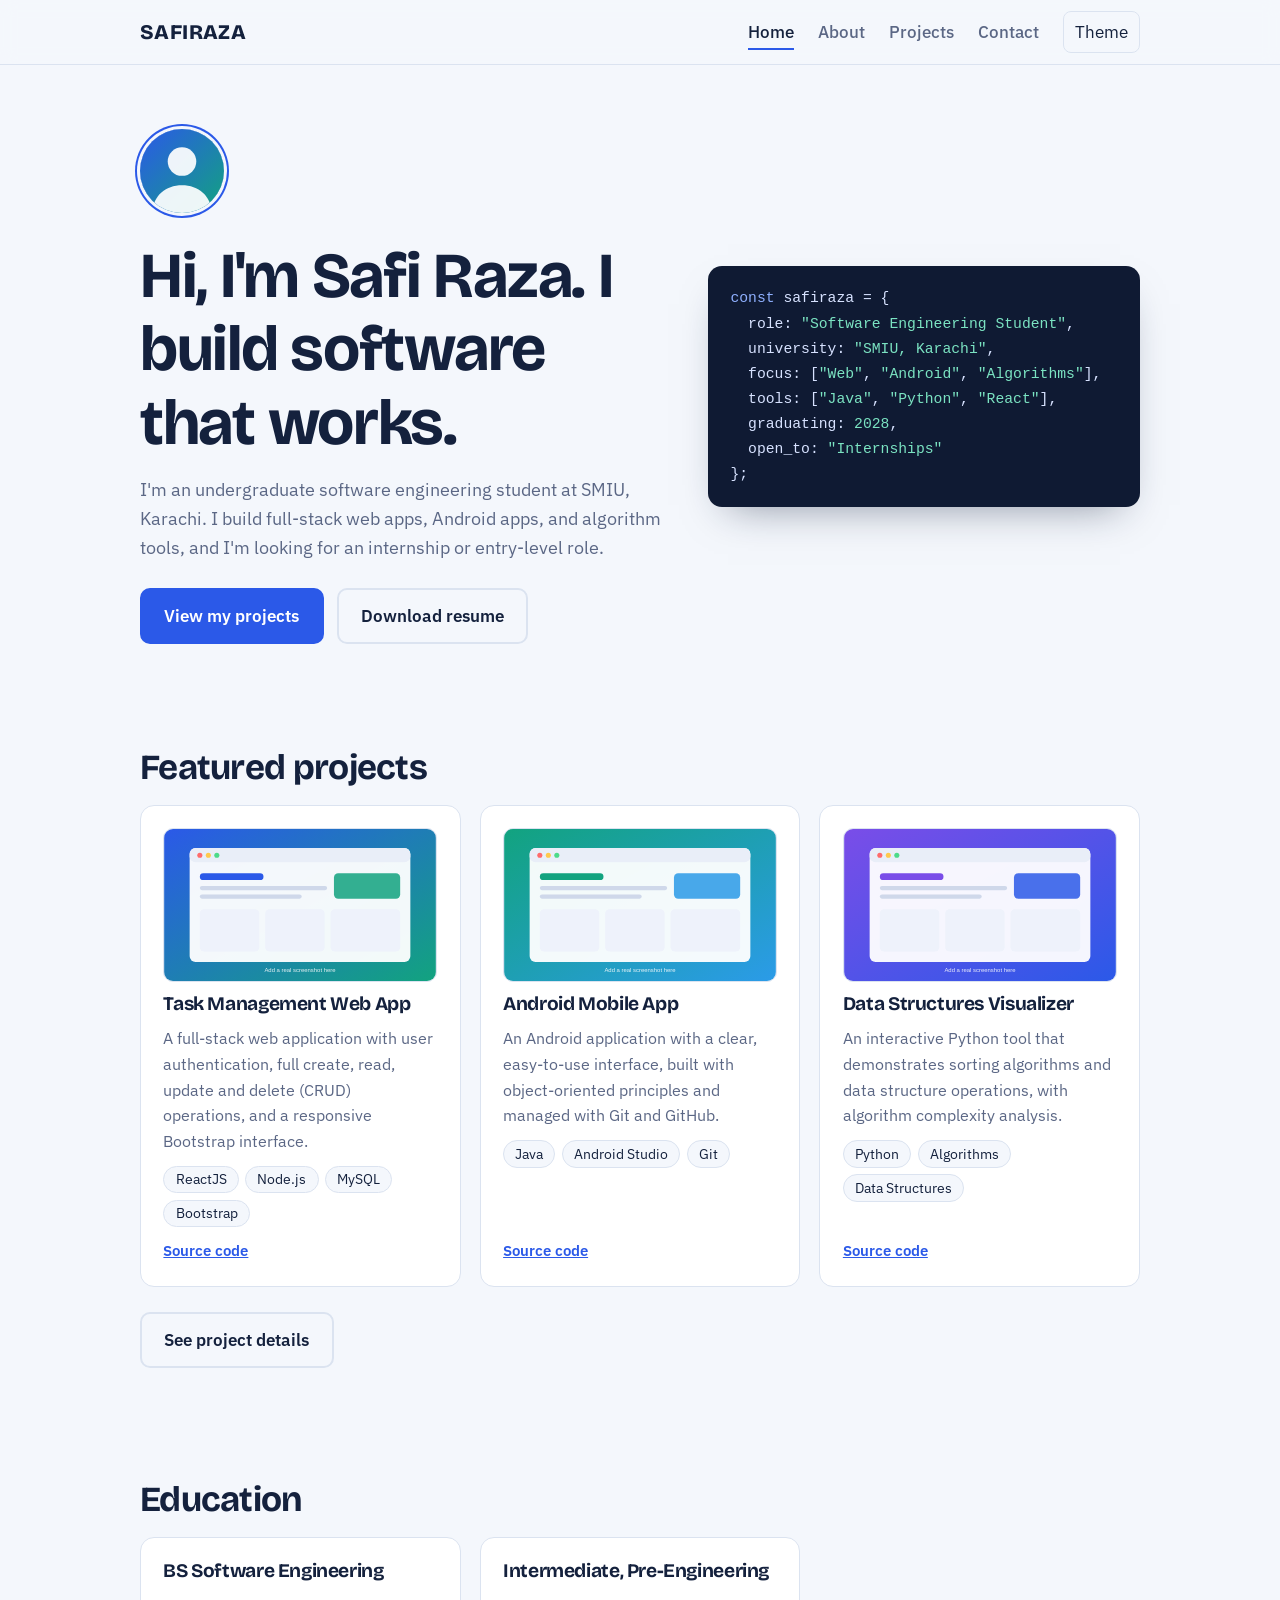
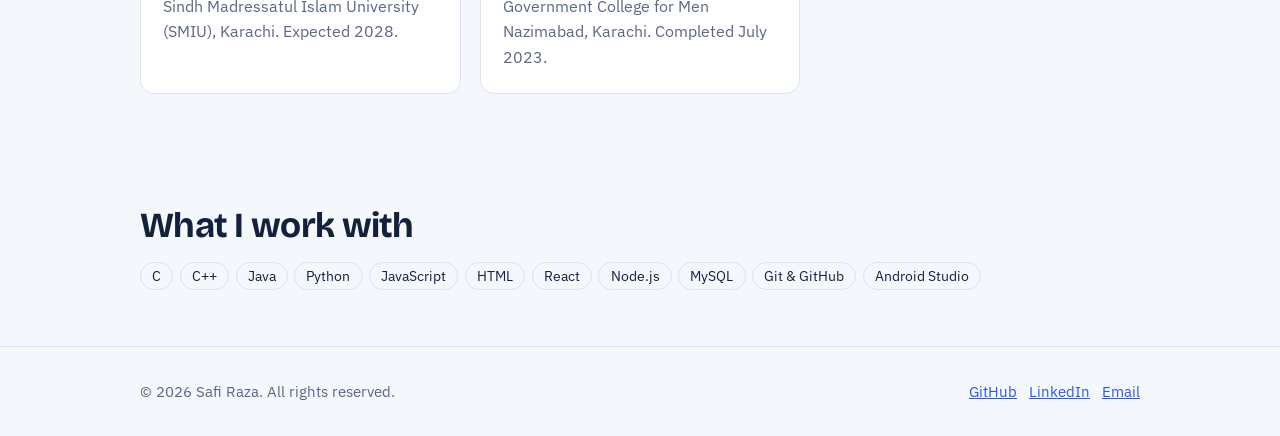
<file: index.html>
<!DOCTYPE html>
<html lang="en">
<head>
<meta charset="utf-8">
<meta name="viewport" content="width=device-width, initial-scale=1">
<title>Home | SAFIRAZA</title>
<meta name="description" content="Portfolio of Safi Raza (SAFIRAZA), a software engineering student at SMIU building web and mobile software.">
<link rel="preconnect" href="https://fonts.googleapis.com">
<link rel="preconnect" href="https://fonts.gstatic.com" crossorigin>
<link href="https://fonts.googleapis.com/css2?family=Bricolage+Grotesque:wght@600;800&family=IBM+Plex+Sans:wght@400;500;600&display=swap" rel="stylesheet">
<link rel="icon" href="assets/favicon.svg" type="image/svg+xml">
<meta property="og:title" content="SAFIRAZA | Software Engineering Student Portfolio">
<meta property="og:image" content="assets/images/profile.svg">
<link rel="stylesheet" href="assets/style.css">
</head>
<body>
<header class="site"><div class="wrap">
<a class="logo" href="index.html">SAFIRAZA</a>
<nav aria-label="Main"><ul><li><a href="index.html" aria-current="page">Home</a></li><li><a href="about.html">About</a></li><li><a href="projects.html">Projects</a></li><li><a href="contact.html">Contact</a></li><li><button class="theme-btn" type="button" aria-label="Toggle light and dark theme">Theme</button></li></ul></nav>
<button class="menu-btn" type="button" aria-expanded="false" aria-label="Open menu">Menu</button>
</div></header>
<main>
<div class="wrap">
<section class="hero">
<div>
<img class="avatar" src="assets/images/profile.svg" alt="Portrait of Safi Raza" width="84" height="84">
<h1>Hi, I'm Safi Raza. I build software that works.</h1>
<p class="lead">I'm an undergraduate software engineering student at SMIU, Karachi. I build full-stack web apps, Android apps, and algorithm tools, and I'm looking for an internship or entry-level role.</p>
<div class="actions"><a class="btn" href="projects.html">View my projects</a><a class="btn ghost" href="assets/Safi-Raza-Resume.pdf">Download resume</a></div>
</div>
<pre class="code" aria-label="Short profile written as code"><span class="k">const</span> safiraza = {
  role: <span class="s">"Software Engineering Student"</span>,
  university: <span class="s">"SMIU, Karachi"</span>,
  focus: [<span class="s">"Web"</span>, <span class="s">"Android"</span>, <span class="s">"Algorithms"</span>],
  tools: [<span class="s">"Java"</span>, <span class="s">"Python"</span>, <span class="s">"React"</span>],
  graduating: <span class="s">2028</span>,
  open_to: <span class="s">"Internships"</span>
};</pre>
</section>
<section>
<h2>Featured projects</h2>
<div class="grid"><article class="card"><img class="thumb" src="assets/images/project-1.svg" alt="Screenshot of Task Management Web App" loading="lazy" width="640" height="360"><h3>Task Management Web App</h3><p>A full-stack web application with user authentication, full create, read, update and delete (CRUD) operations, and a responsive Bootstrap interface.</p><ul class="tags"><li>ReactJS</li><li>Node.js</li><li>MySQL</li><li>Bootstrap</li></ul><div class="links"><a href="https://github.com/safiraza112">Source code</a></div></article><article class="card"><img class="thumb" src="assets/images/project-2.svg" alt="Screenshot of Android Mobile App" loading="lazy" width="640" height="360"><h3>Android Mobile App</h3><p>An Android application with a clear, easy-to-use interface, built with object-oriented principles and managed with Git and GitHub.</p><ul class="tags"><li>Java</li><li>Android Studio</li><li>Git</li></ul><div class="links"><a href="https://github.com/safiraza112">Source code</a></div></article><article class="card"><img class="thumb" src="assets/images/project-3.svg" alt="Screenshot of Data Structures Visualizer" loading="lazy" width="640" height="360"><h3>Data Structures Visualizer</h3><p>An interactive Python tool that demonstrates sorting algorithms and data structure operations, with algorithm complexity analysis.</p><ul class="tags"><li>Python</li><li>Algorithms</li><li>Data Structures</li></ul><div class="links"><a href="https://github.com/safiraza112">Source code</a></div></article></div>
<div class="actions"><a class="btn ghost" href="projects.html">See project details</a></div>
</section>
<section>
<h2>Education</h2>
<div class="grid">
<article class="card"><h3>BS Software Engineering</h3><p>Sindh Madressatul Islam University (SMIU), Karachi. Expected 2028.</p></article>
<article class="card"><h3>Intermediate, Pre-Engineering</h3><p>Government College for Men Nazimabad, Karachi. Completed July 2023.</p></article>
</div>
</section>
<section>
<h2>What I work with</h2>
<ul class="tags"><li>C</li><li>C++</li><li>Java</li><li>Python</li><li>JavaScript</li><li>HTML</li><li>React</li><li>Node.js</li><li>MySQL</li><li>Git &amp; GitHub</li><li>Android Studio</li></ul>
</section>
</div>
</main>
<footer><div class="wrap">
<p>&copy; <span id="year">2026</span> Safi Raza. All rights reserved.</p>
<p><a href="https://github.com/safiraza112">GitHub</a> &nbsp; <a href="https://www.linkedin.com/in/syed-safi-raza-32a672346">LinkedIn</a> &nbsp; <a href="mailto:safi24raza@gmail.com">Email</a></p>
</div></footer>
<script src="assets/script.js"></script>
</body>
</html>
</file>
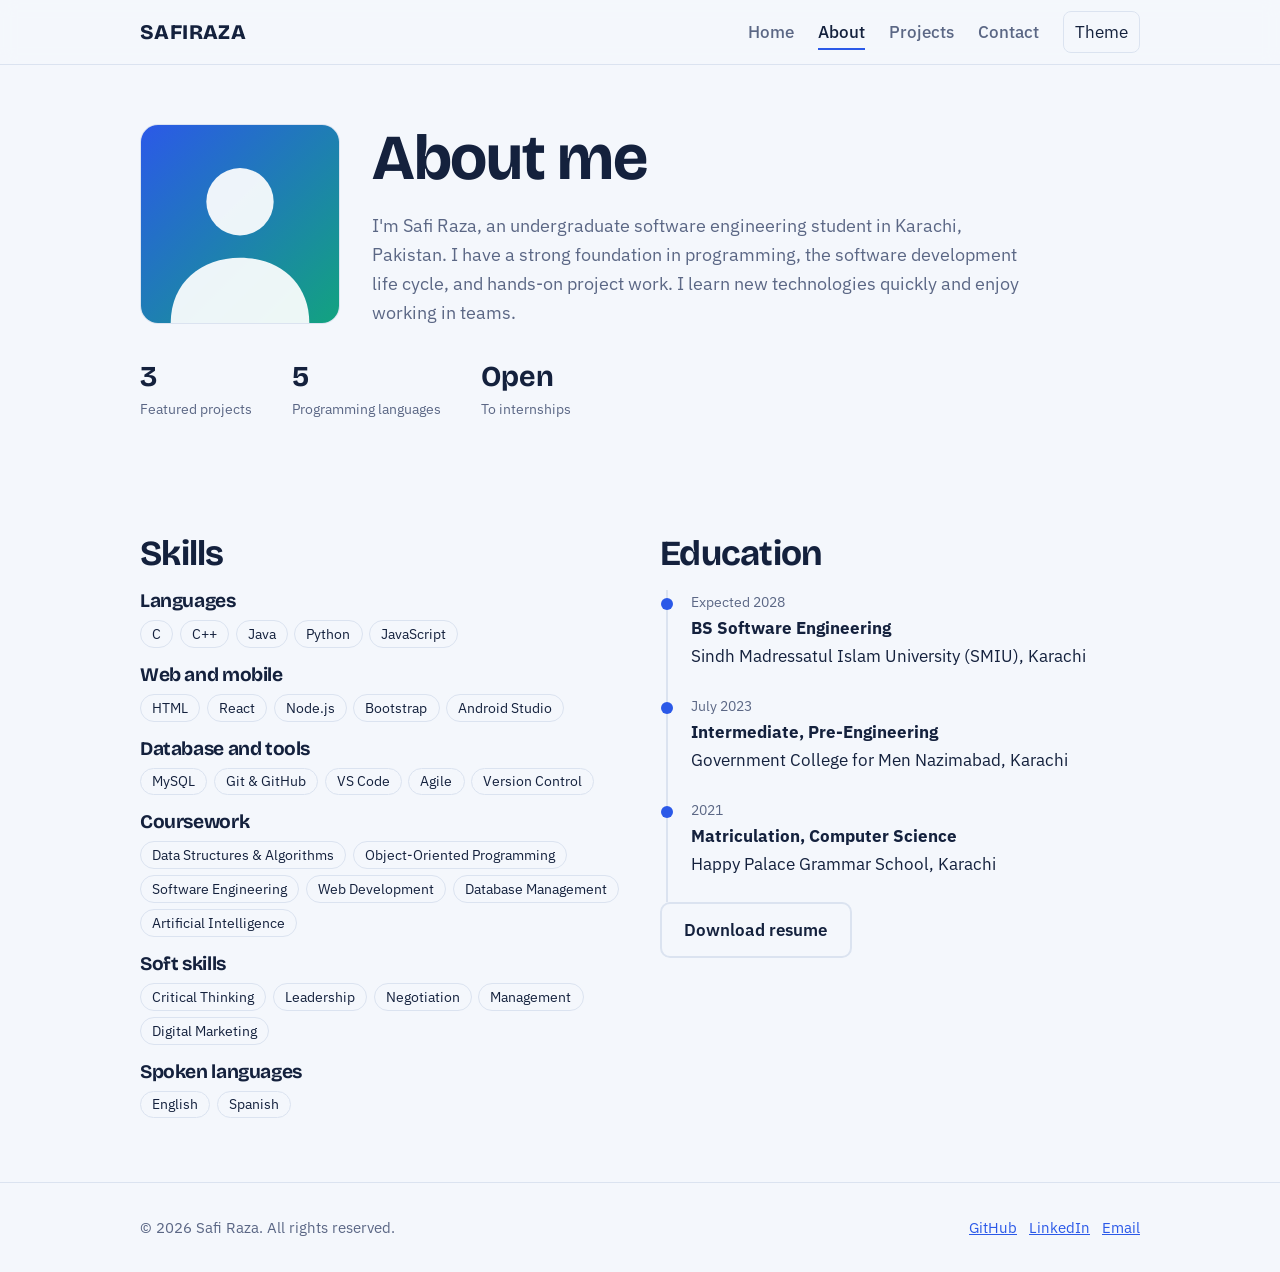
<file: about.html>
<!DOCTYPE html>
<html lang="en">
<head>
<meta charset="utf-8">
<meta name="viewport" content="width=device-width, initial-scale=1">
<title>About | SAFIRAZA</title>
<meta name="description" content="Portfolio of Safi Raza (SAFIRAZA), a software engineering student at SMIU building web and mobile software.">
<link rel="preconnect" href="https://fonts.googleapis.com">
<link rel="preconnect" href="https://fonts.gstatic.com" crossorigin>
<link href="https://fonts.googleapis.com/css2?family=Bricolage+Grotesque:wght@600;800&family=IBM+Plex+Sans:wght@400;500;600&display=swap" rel="stylesheet">
<link rel="icon" href="assets/favicon.svg" type="image/svg+xml">
<meta property="og:title" content="SAFIRAZA | Software Engineering Student Portfolio">
<meta property="og:image" content="assets/images/profile.svg">
<link rel="stylesheet" href="assets/style.css">
</head>
<body>
<header class="site"><div class="wrap">
<a class="logo" href="index.html">SAFIRAZA</a>
<nav aria-label="Main"><ul><li><a href="index.html">Home</a></li><li><a href="about.html" aria-current="page">About</a></li><li><a href="projects.html">Projects</a></li><li><a href="contact.html">Contact</a></li><li><button class="theme-btn" type="button" aria-label="Toggle light and dark theme">Theme</button></li></ul></nav>
<button class="menu-btn" type="button" aria-expanded="false" aria-label="Open menu">Menu</button>
</div></header>
<main>
<div class="wrap">
<section>
<div class="intro"><img class="portrait" src="assets/images/profile.svg" alt="Portrait of Safi Raza" width="200" height="200">
<div><h1>About me</h1>
<p class="lead" style="margin-top:1rem">I'm Safi Raza, an undergraduate software engineering student in Karachi, Pakistan. I have a strong foundation in programming, the software development life cycle, and hands-on project work. I learn new technologies quickly and enjoy working in teams.</p></div></div>
<div class="stats"><div><strong>3</strong><span>Featured projects</span></div><div><strong>5</strong><span>Programming languages</span></div><div><strong>Open</strong><span>To internships</span></div></div>
</section>
<section class="two">
<div>
<h2>Skills</h2>
<h3>Languages</h3><ul class="tags" style="margin:.5rem 0 1rem"><li>C</li><li>C++</li><li>Java</li><li>Python</li><li>JavaScript</li></ul>
<h3>Web and mobile</h3><ul class="tags" style="margin:.5rem 0 1rem"><li>HTML</li><li>React</li><li>Node.js</li><li>Bootstrap</li><li>Android Studio</li></ul>
<h3>Database and tools</h3><ul class="tags" style="margin:.5rem 0 1rem"><li>MySQL</li><li>Git &amp; GitHub</li><li>VS Code</li><li>Agile</li><li>Version Control</li></ul>
<h3>Coursework</h3><ul class="tags" style="margin:.5rem 0 1rem"><li>Data Structures &amp; Algorithms</li><li>Object-Oriented Programming</li><li>Software Engineering</li><li>Web Development</li><li>Database Management</li><li>Artificial Intelligence</li></ul>
<h3>Soft skills</h3><ul class="tags" style="margin:.5rem 0 1rem"><li>Critical Thinking</li><li>Leadership</li><li>Negotiation</li><li>Management</li><li>Digital Marketing</li></ul>
<h3>Spoken languages</h3><ul class="tags" style="margin:.5rem 0"><li>English</li><li>Spanish</li></ul>
</div>
<div>
<h2>Education</h2>
<ul class="timeline">
<li><span>Expected 2028</span><strong>BS Software Engineering</strong><br>Sindh Madressatul Islam University (SMIU), Karachi</li>
<li><span>July 2023</span><strong>Intermediate, Pre-Engineering</strong><br>Government College for Men Nazimabad, Karachi</li>
<li><span>2021</span><strong>Matriculation, Computer Science</strong><br>Happy Palace Grammar School, Karachi</li>
</ul>
<a class="btn ghost" href="assets/Safi-Raza-Resume.pdf">Download resume</a>
</div>
</section>
</div>
</main>
<footer><div class="wrap">
<p>&copy; <span id="year">2026</span> Safi Raza. All rights reserved.</p>
<p><a href="https://github.com/safiraza112">GitHub</a> &nbsp; <a href="https://www.linkedin.com/in/syed-safi-raza-32a672346">LinkedIn</a> &nbsp; <a href="mailto:safi24raza@gmail.com">Email</a></p>
</div></footer>
<script src="assets/script.js"></script>
</body>
</html>
</file>
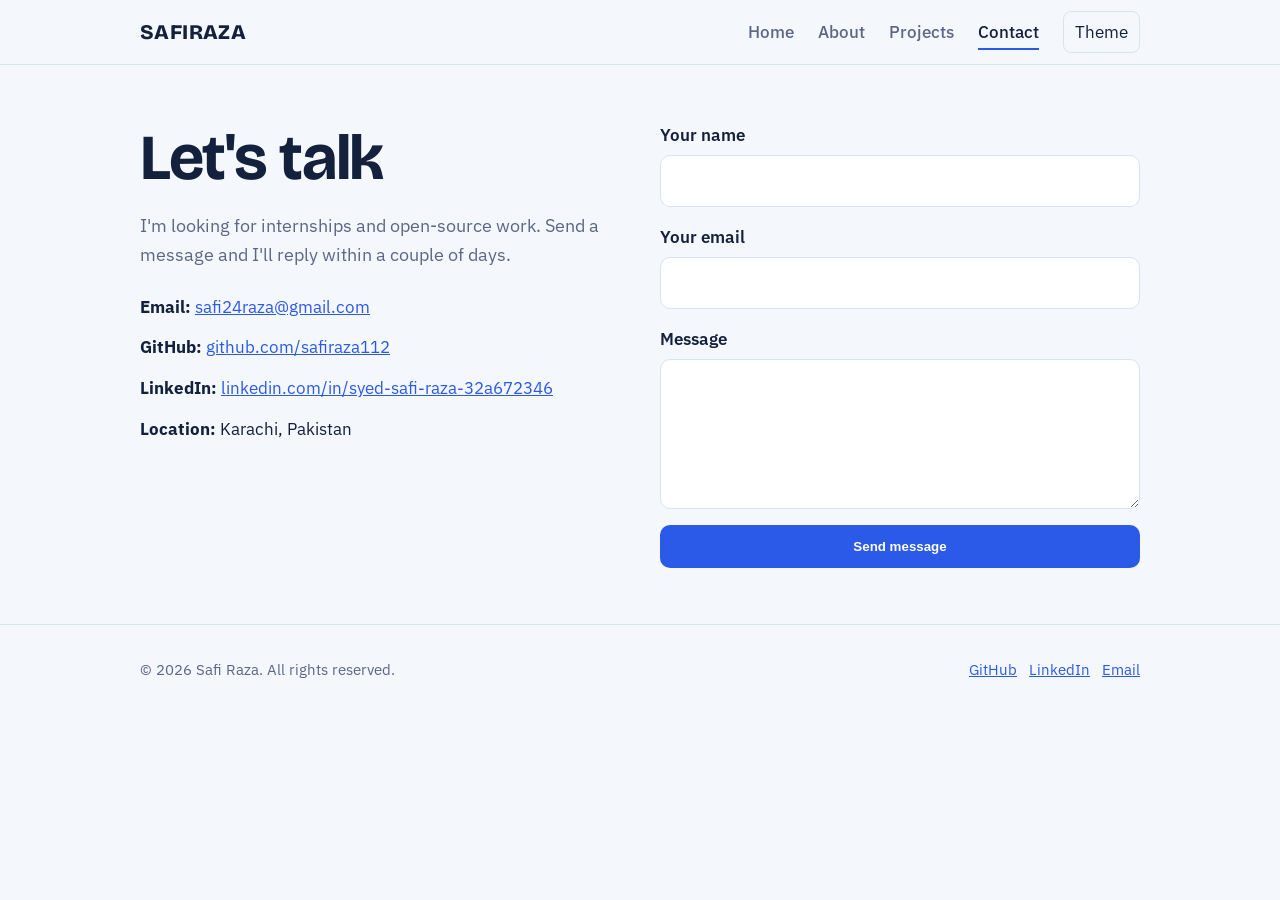
<file: contact.html>
<!DOCTYPE html>
<html lang="en">
<head>
<meta charset="utf-8">
<meta name="viewport" content="width=device-width, initial-scale=1">
<title>Contact | SAFIRAZA</title>
<meta name="description" content="Portfolio of Safi Raza (SAFIRAZA), a software engineering student building clean, useful software.">
<link rel="preconnect" href="https://fonts.googleapis.com">
<link rel="preconnect" href="https://fonts.gstatic.com" crossorigin>
<link href="https://fonts.googleapis.com/css2?family=Bricolage+Grotesque:wght@600;800&family=IBM+Plex+Sans:wght@400;500;600&display=swap" rel="stylesheet">
<link rel="icon" href="assets/favicon.svg" type="image/svg+xml">
<meta property="og:title" content="SAFIRAZA | Software Engineering Student Portfolio">
<meta property="og:image" content="assets/images/profile.svg">
<link rel="stylesheet" href="assets/style.css">
</head>
<body>
<header class="site"><div class="wrap">
<a class="logo" href="index.html">SAFIRAZA</a>
<nav aria-label="Main"><ul><li><a href="index.html">Home</a></li><li><a href="about.html">About</a></li><li><a href="projects.html">Projects</a></li><li><a href="contact.html" aria-current="page">Contact</a></li><li><button class="theme-btn" type="button" aria-label="Toggle light and dark theme">Theme</button></li></ul></nav>
<button class="menu-btn" type="button" aria-expanded="false" aria-label="Open menu">Menu</button>
</div></header>
<main>
<div class="wrap">
<section class="two">
<div>
<h1>Let's talk</h1>
<p class="lead" style="margin:1rem 0 1.5rem">I'm looking for internships and open-source work. Send a message and I'll reply within a couple of days.</p>
<ul class="contact-list">
<li><strong>Email:</strong> <a href="mailto:safi24raza@gmail.com">safi24raza@gmail.com</a></li>
<li><strong>GitHub:</strong> <a href="https://github.com/safiraza112">github.com/safiraza112</a></li>
<li><strong>LinkedIn:</strong> <a href="https://www.linkedin.com/in/syed-safi-raza-32a672346">linkedin.com/in/syed-safi-raza-32a672346</a></li>
<li><strong>Location:</strong> Karachi, Pakistan</li>
</ul>
</div>
<form id="contact-form">
<label>Your name<input name="name" required autocomplete="name"></label>
<label>Your email<input name="email" type="email" required autocomplete="email"></label>
<label>Message<textarea name="message" required></textarea></label>
<button class="btn" type="submit">Send message</button>
</form>
</section>
</div>
</main>
<footer><div class="wrap">
<p>&copy; <span id="year">2026</span> Safi Raza. All rights reserved.</p>
<p><a href="https://github.com/safiraza112">GitHub</a> &nbsp; <a href="https://www.linkedin.com/in/syed-safi-raza-32a672346">LinkedIn</a> &nbsp; <a href="mailto:safi24raza@gmail.com">Email</a></p>
</div></footer>
<script src="assets/script.js"></script>
</body>
</html>
</file>
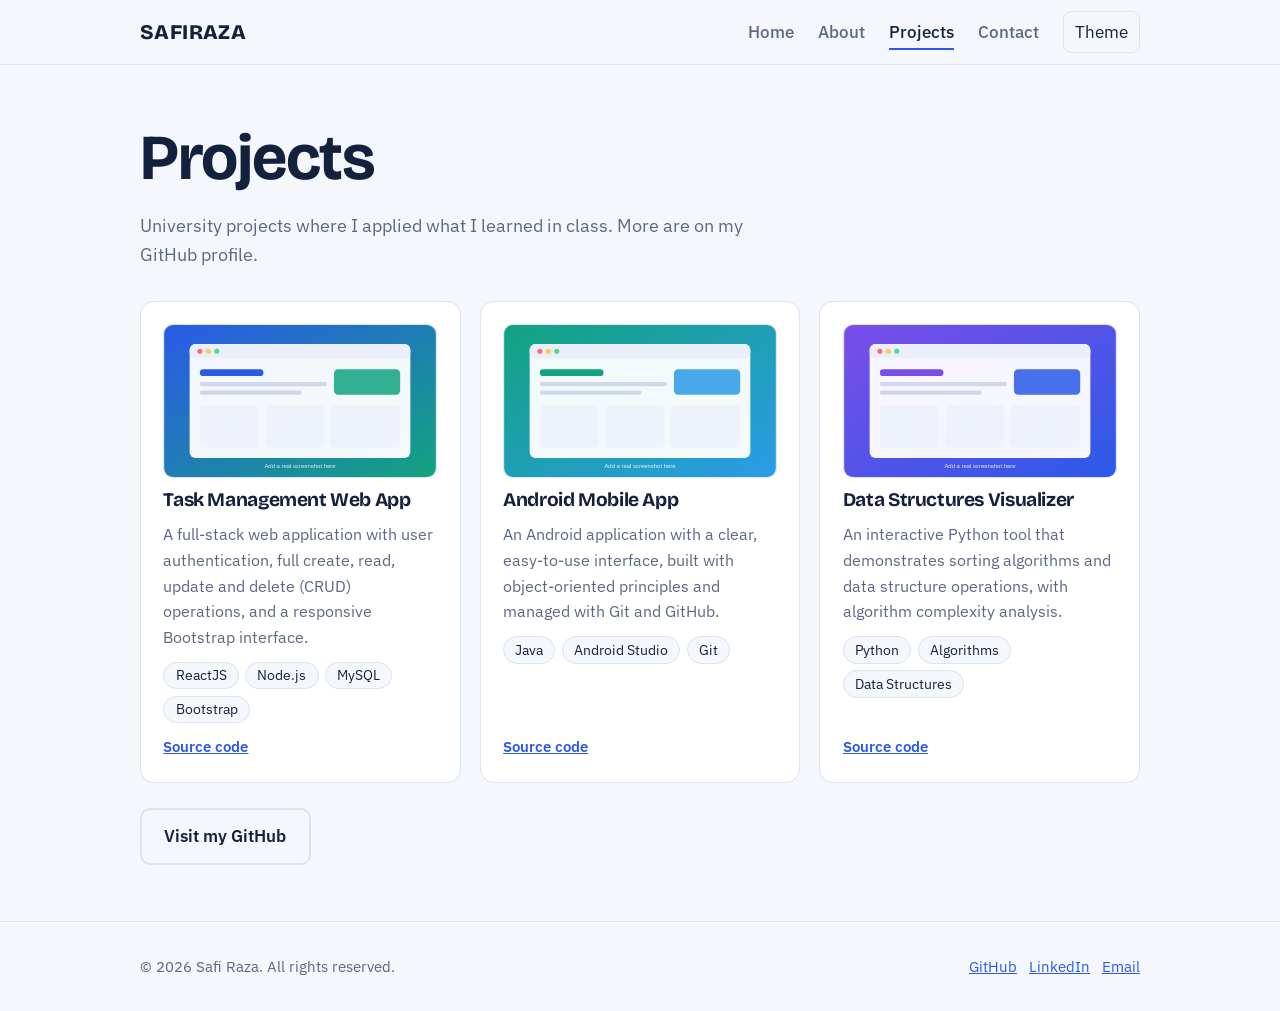
<file: projects.html>
<!DOCTYPE html>
<html lang="en">
<head>
<meta charset="utf-8">
<meta name="viewport" content="width=device-width, initial-scale=1">
<title>Projects | SAFIRAZA</title>
<meta name="description" content="Portfolio of Safi Raza (SAFIRAZA), a software engineering student at SMIU building web and mobile software.">
<link rel="preconnect" href="https://fonts.googleapis.com">
<link rel="preconnect" href="https://fonts.gstatic.com" crossorigin>
<link href="https://fonts.googleapis.com/css2?family=Bricolage+Grotesque:wght@600;800&family=IBM+Plex+Sans:wght@400;500;600&display=swap" rel="stylesheet">
<link rel="icon" href="assets/favicon.svg" type="image/svg+xml">
<meta property="og:title" content="SAFIRAZA | Software Engineering Student Portfolio">
<meta property="og:image" content="assets/images/profile.svg">
<link rel="stylesheet" href="assets/style.css">
</head>
<body>
<header class="site"><div class="wrap">
<a class="logo" href="index.html">SAFIRAZA</a>
<nav aria-label="Main"><ul><li><a href="index.html">Home</a></li><li><a href="about.html">About</a></li><li><a href="projects.html" aria-current="page">Projects</a></li><li><a href="contact.html">Contact</a></li><li><button class="theme-btn" type="button" aria-label="Toggle light and dark theme">Theme</button></li></ul></nav>
<button class="menu-btn" type="button" aria-expanded="false" aria-label="Open menu">Menu</button>
</div></header>
<main>
<div class="wrap">
<section>
<h1>Projects</h1>
<p class="lead" style="margin:1rem 0 2rem">University projects where I applied what I learned in class. More are on my GitHub profile.</p>
<div class="grid"><article class="card"><img class="thumb" src="assets/images/project-1.svg" alt="Screenshot of Task Management Web App" loading="lazy" width="640" height="360"><h3>Task Management Web App</h3><p>A full-stack web application with user authentication, full create, read, update and delete (CRUD) operations, and a responsive Bootstrap interface.</p><ul class="tags"><li>ReactJS</li><li>Node.js</li><li>MySQL</li><li>Bootstrap</li></ul><div class="links"><a href="https://github.com/safiraza112">Source code</a></div></article><article class="card"><img class="thumb" src="assets/images/project-2.svg" alt="Screenshot of Android Mobile App" loading="lazy" width="640" height="360"><h3>Android Mobile App</h3><p>An Android application with a clear, easy-to-use interface, built with object-oriented principles and managed with Git and GitHub.</p><ul class="tags"><li>Java</li><li>Android Studio</li><li>Git</li></ul><div class="links"><a href="https://github.com/safiraza112">Source code</a></div></article><article class="card"><img class="thumb" src="assets/images/project-3.svg" alt="Screenshot of Data Structures Visualizer" loading="lazy" width="640" height="360"><h3>Data Structures Visualizer</h3><p>An interactive Python tool that demonstrates sorting algorithms and data structure operations, with algorithm complexity analysis.</p><ul class="tags"><li>Python</li><li>Algorithms</li><li>Data Structures</li></ul><div class="links"><a href="https://github.com/safiraza112">Source code</a></div></article></div>
<div class="actions"><a class="btn ghost" href="https://github.com/safiraza112">Visit my GitHub</a></div>
</section>
</div>
</main>
<footer><div class="wrap">
<p>&copy; <span id="year">2026</span> Safi Raza. All rights reserved.</p>
<p><a href="https://github.com/safiraza112">GitHub</a> &nbsp; <a href="https://www.linkedin.com/in/syed-safi-raza-32a672346">LinkedIn</a> &nbsp; <a href="mailto:safi24raza@gmail.com">Email</a></p>
</div></footer>
<script src="assets/script.js"></script>
</body>
</html>
</file>
<file: assets/style.css>
:root{--bg:#f4f7fc;--surface:#fff;--ink:#14213d;--muted:#5b6785;--line:#dbe3f0;--accent:#2b59e8;--accent-ink:#fff;--mint:#12a37f;--code:#0f1a33;--code-ink:#d7e2ff}
@media (prefers-color-scheme:dark){:root:not([data-theme="light"]){--bg:#0c1426;--surface:#131e36;--ink:#e8eefc;--muted:#9aa7c7;--line:#243252;--accent:#6f93ff;--accent-ink:#0c1426;--mint:#3fd2ac;--code:#0a1122;--code-ink:#d7e2ff}}
:root[data-theme="dark"]{--bg:#0c1426;--surface:#131e36;--ink:#e8eefc;--muted:#9aa7c7;--line:#243252;--accent:#6f93ff;--accent-ink:#0c1426;--mint:#3fd2ac;--code:#0a1122;--code-ink:#d7e2ff}
*{box-sizing:border-box;margin:0}
html{scroll-behavior:smooth}
body{background:var(--bg);color:var(--ink);font:17px/1.65 "IBM Plex Sans",system-ui,-apple-system,"Segoe UI",sans-serif}
h1,h2,h3{font-family:"Bricolage Grotesque","IBM Plex Sans",system-ui,sans-serif;line-height:1.15;letter-spacing:-.02em}
h1{font-size:clamp(2.4rem,6vw,4rem)}h2{font-size:clamp(1.6rem,3.5vw,2.2rem);margin-bottom:1rem}h3{font-size:1.2rem}
a{color:var(--accent)}
:focus-visible{outline:3px solid var(--accent);outline-offset:3px;border-radius:4px}
.wrap{max-width:1040px;margin:0 auto;padding:0 1.25rem}
section{padding:3.5rem 0}
.lead{color:var(--muted);max-width:60ch;font-size:1.1rem}
header.site{position:sticky;top:0;z-index:10;background:color-mix(in srgb,var(--bg) 88%,transparent);backdrop-filter:blur(8px);border-bottom:1px solid var(--line)}
header.site .wrap{display:flex;align-items:center;justify-content:space-between;height:64px}
.logo{font:800 1.3rem "Bricolage Grotesque",sans-serif;color:var(--ink);text-decoration:none;letter-spacing:.02em}
nav ul{display:flex;gap:1.5rem;list-style:none;padding:0;align-items:center}
nav a{color:var(--muted);text-decoration:none;font-weight:500;padding:.3rem 0;border-bottom:2px solid transparent}
nav a:hover,nav a[aria-current="page"]{color:var(--ink);border-color:var(--accent)}
.menu-btn,.theme-btn{background:none;border:1px solid var(--line);color:var(--ink);border-radius:8px;padding:.35rem .7rem;font:inherit;cursor:pointer}
.menu-btn{display:none}
.btn{display:inline-block;background:var(--accent);color:var(--accent-ink);padding:.75rem 1.4rem;border-radius:10px;font-weight:600;text-decoration:none;border:2px solid var(--accent)}
.btn:hover{filter:brightness(1.1)}
.btn.ghost{background:transparent;color:var(--ink);border-color:var(--line)}
.btn.ghost:hover{border-color:var(--accent)}
.actions{display:flex;gap:.8rem;flex-wrap:wrap;margin-top:1.6rem}
.hero{display:grid;grid-template-columns:1.1fr .9fr;gap:2.5rem;align-items:center;padding:4rem 0 3rem}
.hero p{margin-top:1rem}
.code{background:var(--code);color:var(--code-ink);border-radius:14px;padding:1.3rem 1.4rem;font:.92rem/1.7 ui-monospace,"JetBrains Mono",Consolas,monospace;overflow-x:auto;box-shadow:0 18px 40px -20px rgba(20,33,61,.5)}
.code .k{color:#8fb0ff}.code .s{color:#7be3c2}.code .c{color:#7d8bb0}
.grid{display:grid;grid-template-columns:repeat(auto-fill,minmax(290px,1fr));gap:1.2rem}
.card{background:var(--surface);border:1px solid var(--line);border-radius:14px;padding:1.4rem;display:flex;flex-direction:column;gap:.7rem}
.card p{color:var(--muted);font-size:.97rem}
.tags{display:flex;flex-wrap:wrap;gap:.4rem;list-style:none;padding:0}
.tags li{background:var(--bg);border:1px solid var(--line);border-radius:999px;padding:.1rem .7rem;font-size:.85rem}
.card .links{margin-top:auto;display:flex;gap:1rem;font-weight:600;font-size:.95rem}
.two{display:grid;grid-template-columns:1fr 1fr;gap:2.5rem}
.timeline{list-style:none;padding:0;border-left:2px solid var(--line);margin-left:.4rem}
.timeline li{padding:0 0 1.5rem 1.4rem;position:relative}
.timeline li::before{content:"";position:absolute;left:-7px;top:.5rem;width:12px;height:12px;border-radius:50%;background:var(--accent)}
.timeline span{color:var(--muted);font-size:.9rem;display:block}
.stats{display:flex;gap:2.5rem;flex-wrap:wrap;margin-top:2rem}
.stats strong{font:700 1.8rem "Bricolage Grotesque",sans-serif;display:block}
.stats span{color:var(--muted);font-size:.9rem}
form{display:grid;gap:1rem}
label{font-weight:600;display:grid;gap:.35rem}
input,textarea{font:inherit;color:var(--ink);background:var(--surface);border:1px solid var(--line);border-radius:10px;padding:.7rem .9rem}
textarea{min-height:150px;resize:vertical}
.contact-list{list-style:none;padding:0;display:grid;gap:.8rem}
footer{border-top:1px solid var(--line);padding:2rem 0;color:var(--muted);font-size:.95rem}
footer .wrap{display:flex;justify-content:space-between;flex-wrap:wrap;gap:1rem}
@media (max-width:800px){
.hero,.two{grid-template-columns:1fr}
.menu-btn{display:block}
nav ul{display:none;position:absolute;top:64px;left:0;right:0;flex-direction:column;align-items:flex-start;gap:.9rem;background:var(--bg);padding:1.2rem 1.25rem;border-bottom:1px solid var(--line)}
nav ul.open{display:flex}}
@media (prefers-reduced-motion:reduce){html{scroll-behavior:auto}}

.thumb{width:100%;height:auto;aspect-ratio:16/9;object-fit:cover;border-radius:10px;border:1px solid var(--line);background:var(--bg)}
.avatar{width:84px;height:84px;border-radius:50%;object-fit:cover;margin-bottom:1.1rem;box-shadow:0 0 0 3px var(--bg),0 0 0 5px var(--accent)}
.intro{display:flex;gap:2rem;align-items:center}
.portrait{width:200px;height:200px;border-radius:18px;object-fit:cover;border:1px solid var(--line);flex-shrink:0}
@media (max-width:800px){.intro{flex-direction:column;align-items:flex-start}.portrait{width:140px;height:140px}}
</file>
